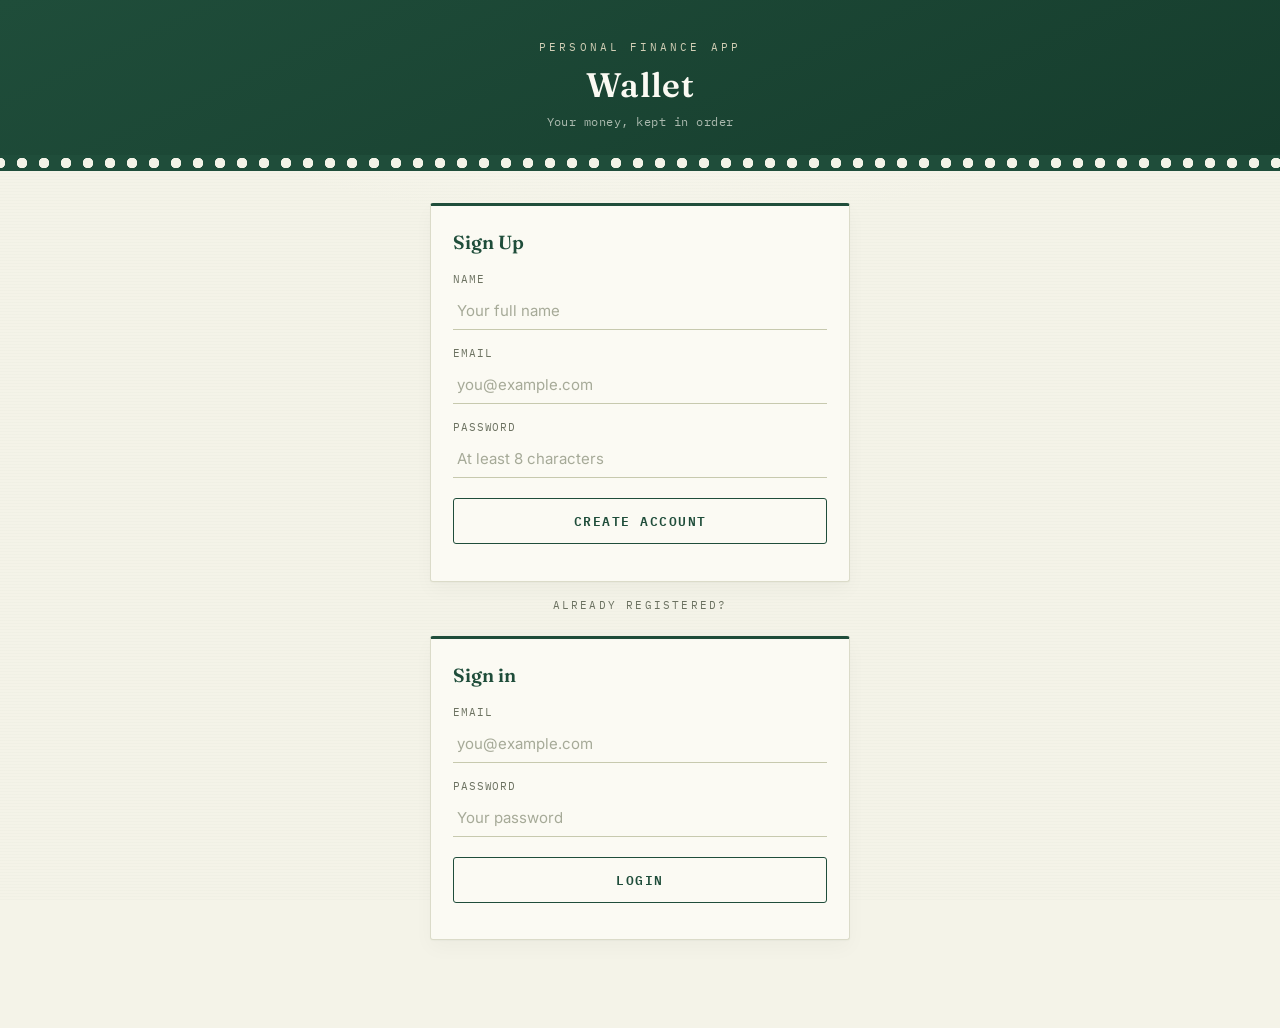
<file: frontend/index.html>
<!doctype html>
<html lang="en">
  <head>
    <meta charset="UTF-8" />
    <meta name="viewport" content="width=device-width, initial-scale=1.0" />
    <title>Wallet — Sign in to your ledger</title>
    <link rel="stylesheet" href="styles.css" />
  </head>
  <body>
    <div class="masthead">
      <span class="eyebrow">Personal Finance App</span>
      <h1>Wallet</h1>
      <div class="sub">Your money, kept in order</div>
    </div>
    <div class="perforation"></div>

    <div class="auth-wrap">
      <div class="card">
        <h2>Sign Up</h2>
        <form id="signup-form">
          <label>
            Name
            <input
              type="text"
              id="signup-name"
              placeholder="Your full name"
              required
            />
          </label>
          <label>
            Email
            <input
              type="email"
              id="signup-email"
              placeholder="you@example.com"
              required
            />
          </label>
          <label>
            Password
            <input
              type="password"
              id="signup-password"
              placeholder="At least 8 characters"
              required
            />
          </label>
          <button type="submit">Create account</button>
        </form>
        <p id="signup-message" class="message"></p>
      </div>

      <div class="divider-label">Already registered?</div>

      <div class="card">
        <h2>Sign in</h2>
        <form id="login-form">
          <label>
            Email
            <input
              type="email"
              id="login-email"
              placeholder="you@example.com"
              required
            />
          </label>
          <label>
            Password
            <input
              type="password"
              id="login-password"
              placeholder="Your password"
              required
            />
          </label>
          <button type="submit">Login</button>
        </form>
        <p id="login-message" class="message"></p>
      </div>
    </div>

    <script>
      const API_BASE = "https://wallet-backend-op4d.onrender.com";

      // --- SIGNUP ---
      const signupForm = document.getElementById("signup-form");
      const signupMsg = document.getElementById("signup-message");

      signupForm.addEventListener("submit", async (e) => {
        e.preventDefault();
        signupMsg.textContent = "";

        const body = {
          name: document.getElementById("signup-name").value.trim(),
          email: document.getElementById("signup-email").value.trim(),
          password: document.getElementById("signup-password").value,
        };

        try {
          const res = await fetch(`${API_BASE}/auth/signup`, {
            method: "POST",
            headers: { "Content-Type": "application/json" },
            body: JSON.stringify(body),
          });

          const data = await res.json();

          if (res.ok) {
            signupMsg.textContent = "Signup successful! You can log in now.";
            signupMsg.classList.remove("error");
            signupMsg.classList.add("success");
            signupForm.reset();
          } else {
            signupMsg.textContent = data.detail || "Signup failed";
            signupMsg.classList.remove("success");
            signupMsg.classList.add("error");
          }
        } catch (err) {
          signupMsg.textContent = "Network error. Is backend running?";
          signupMsg.classList.remove("success");
          signupMsg.classList.add("error");
        }
      });

      // --- LOGIN ---
      const loginForm = document.getElementById("login-form");
      const loginMsg = document.getElementById("login-message");

      loginForm.addEventListener("submit", async (e) => {
        e.preventDefault();
        loginMsg.textContent = "";

        const email = document.getElementById("login-email").value.trim();
        const password = document.getElementById("login-password").value;

        // OAuth2PasswordRequestForm expects form-data:
        // username = email, password = password
        const formData = new URLSearchParams();
        formData.append("username", email); // <-- email goes here
        formData.append("password", password);

        try {
          const res = await fetch(`${API_BASE}/auth/login`, {
            method: "POST",
            headers: { "Content-Type": "application/x-www-form-urlencoded" },
            body: formData.toString(),
          });

          const data = await res.json();

          if (res.ok) {
            // Save token and go to dashboard
            localStorage.setItem("access_token", data.access_token);
            window.location.href = "dashboard.html";
          } else {
            loginMsg.textContent = data.detail || "Login failed";
            loginMsg.classList.remove("success");
            loginMsg.classList.add("error");
          }
        } catch (err) {
          loginMsg.textContent = "Network error. Is backend running?";
          loginMsg.classList.remove("success");
          loginMsg.classList.add("error");
        }
      });
    </script>
  </body>
</html>
</file>
<file: frontend/styles.css>
/* ===========================================================
   Wallet — "Passbook" ledger design system
   =========================================================== */

@import url("https://fonts.googleapis.com/css2?family=Fraunces:opsz,wght@9..144,400;9..144,600;9..144,700&family=IBM+Plex+Mono:wght@400;500;600&family=Inter:wght@400;500;600;700&display=swap");

:root {
  --paper: #f4f3e8;
  --paper-raised: #fbfaf3;
  --stripe: #e8eee1;
  --ink: #1f4d3a;
  --ink-soft: #3a6552;
  --ink-tint: #e4ebe3;
  --brass: #a8792c;
  --brass-tint: #f1e6cc;
  --rust: #9b3a2c;
  --rust-tint: #f3e0db;
  --success: #2f6f4e;
  --line: #c7c9ae;
  --line-soft: #dbdbc9;
  --text: #232821;
  --text-muted: #6c7261;

  --font-display: "Fraunces", serif;
  --font-mono: "IBM Plex Mono", monospace;
  --font-body: "Inter", sans-serif;

  --radius: 3px;
}

* {
  box-sizing: border-box;
}

body {
  font-family: var(--font-body);
  background:
    radial-gradient(1200px 600px at 50% -10%, #fffef9 0%, var(--paper) 55%),
    var(--paper);
  color: var(--text);
  margin: 0;
  padding: 0;
  -webkit-font-smoothing: antialiased;
}

/* subtle paper grain via layered gradient noise */
body::before {
  content: "";
  position: fixed;
  inset: 0;
  pointer-events: none;
  background-image: repeating-linear-gradient(
    0deg,
    rgba(31, 77, 58, 0.015) 0px,
    rgba(31, 77, 58, 0.015) 1px,
    transparent 1px,
    transparent 3px
  );
  z-index: 0;
}

.container {
  max-width: 900px;
  margin: 0 auto;
  padding: 0 20px 64px;
  position: relative;
  z-index: 1;
}

/* ---------- Passbook cover / masthead ---------- */

h1 {
  text-align: center;
  margin: 0;
}

.masthead {
  background: linear-gradient(155deg, var(--ink) 0%, #163d2d 100%);
  color: var(--paper-raised);
  margin: 0;
  padding: 40px 20px 26px;
  width: 100%;
  box-sizing: border-box;
  text-align: center;
  position: relative;
}

.masthead .eyebrow {
  font-family: var(--font-mono);
  font-size: 11px;
  letter-spacing: 0.28em;
  text-transform: uppercase;
  color: var(--brass-tint);
  opacity: 0.85;
  display: block;
  margin-bottom: 10px;
}

.masthead h1 {
  font-family: var(--font-display);
  font-weight: 600;
  font-size: 34px;
  letter-spacing: 0.01em;
  margin: 0;
}

.masthead .sub {
  font-family: var(--font-mono);
  font-size: 12px;
  color: rgba(251, 250, 243, 0.65);
  margin-top: 8px;
  letter-spacing: 0.04em;
}

/* perforation strip — signature detail separating the "cover" from the pages */
.perforation {
  height: 16px;
  margin: 0 0 32px;
  width: 100%;
  box-sizing: border-box;
  background-image: radial-gradient(
    circle,
    var(--paper) 5px,
    transparent 5.5px
  );
  background-size: 22px 22px;
  background-position: 11px center;
  background-color: var(--ink);
  position: relative;
}

/* ---------- Header (dashboard) ---------- */

.header {
  display: flex;
  justify-content: space-between;
  align-items: center;
  gap: 12px;
  flex-wrap: wrap;
  background: linear-gradient(155deg, var(--ink) 0%, #163d2d 100%);
  color: var(--paper-raised);
  margin: 0;
  padding: 26px 20px;
  width: 100%;
  box-sizing: border-box;
}

.header h1 {
  font-family: var(--font-display);
  font-weight: 600;
  font-size: 26px;
  text-align: left;
  letter-spacing: 0.01em;
  min-width: 0;
  overflow: hidden;
  text-overflow: ellipsis;
  white-space: nowrap;
  flex: 1 1 auto;
}

.header #logout-btn {
  flex-shrink: 0;
}

.header h1::before {
  content: "Ledger — ";
  font-family: var(--font-mono);
  font-size: 11px;
  letter-spacing: 0.2em;
  text-transform: uppercase;
  color: var(--brass-tint);
  display: block;
  opacity: 0.8;
  margin-bottom: 6px;
}

/* ---------- Ledger pages (cards) ---------- */

.card {
  background: var(--paper-raised);
  border: 1px solid var(--line-soft);
  border-top: 3px solid var(--ink);
  border-radius: var(--radius);
  padding: 24px 22px;
  margin-bottom: 22px;
  box-shadow:
    0 1px 2px rgba(35, 40, 33, 0.04),
    0 8px 20px rgba(35, 40, 33, 0.03);
  position: relative;
}

.card h2 {
  font-family: var(--font-display);
  font-weight: 600;
  font-size: 19px;
  margin: 0 0 18px;
  color: var(--ink);
  display: flex;
  align-items: baseline;
  gap: 10px;
}

/* ---------- Forms ---------- */

form {
  display: flex;
  flex-direction: column;
  gap: 16px;
}

label {
  display: flex;
  flex-direction: column;
  font-family: var(--font-mono);
  font-size: 11px;
  letter-spacing: 0.08em;
  text-transform: uppercase;
  color: var(--text-muted);
  gap: 6px;
}

input,
select {
  font-family: var(--font-body);
  margin-top: 0;
  padding: 9px 4px;
  border-radius: 0;
  border: none;
  border-bottom: 1.5px solid var(--line);
  background: transparent;
  font-size: 15px;
  color: var(--text);
  transition: border-color 0.15s ease;
}

input[type="number"],
input[type="date"] {
  font-family: var(--font-mono);
}

input:focus,
select:focus {
  outline: none;
  border-bottom-color: var(--ink);
}

input::placeholder {
  color: #a6aa98;
  font-family: var(--font-body);
}

select {
  cursor: pointer;
}

/* ---------- Buttons — "rubber stamp" signature ---------- */

button {
  font-family: var(--font-mono);
  padding: 11px 18px;
  border-radius: 3px;
  border: 1.5px solid var(--ink);
  background: transparent;
  color: var(--ink);
  font-size: 12.5px;
  font-weight: 600;
  letter-spacing: 0.12em;
  text-transform: uppercase;
  cursor: pointer;
  margin-top: 4px;
  transition:
    transform 0.12s ease,
    background 0.15s ease,
    color 0.15s ease,
    box-shadow 0.15s ease;
}

button:hover {
  background: var(--ink);
  color: var(--paper-raised);
  transform: rotate(-0.6deg);
}

button:active {
  transform: rotate(-0.6deg) scale(0.98);
}

button.secondary {
  border-color: var(--brass);
  color: var(--brass);
}

button.secondary:hover {
  background: var(--brass);
  color: var(--paper-raised);
}

button.danger {
  border-color: var(--rust);
  color: var(--rust);
}

button.danger:hover {
  background: var(--rust);
  color: var(--paper-raised);
}

button.small {
  padding: 5px 9px;
  font-size: 10.5px;
  margin-top: 0;
}

.grid {
  display: grid;
  grid-template-columns: repeat(auto-fit, minmax(180px, 1fr));
  gap: 16px 20px;
  align-items: end;
}

.full-width {
  grid-column: 1 / -1;
}

/* ---------- Messages ---------- */

.message {
  font-family: var(--font-mono);
  font-size: 12.5px;
  margin-top: 10px;
  letter-spacing: 0.01em;
}

.message.success {
  color: var(--success);
}

.message.success::before {
  content: "✓ ";
}

.message.error {
  color: var(--rust);
}

.message.error::before {
  content: "✕ ";
}

/* ---------- Tables — passbook entry rows ---------- */

table {
  width: 100%;
  border-collapse: collapse;
  font-size: 13.5px;
  margin-top: 4px;
  font-family: var(--font-mono);
}

th,
td {
  padding: 10px 8px;
  border-bottom: 1px solid var(--line-soft);
  text-align: left;
}

th {
  background: var(--ink);
  color: var(--paper-raised);
  font-weight: 500;
  font-size: 10.5px;
  letter-spacing: 0.1em;
  text-transform: uppercase;
}

th:first-child {
  border-top-left-radius: 2px;
}
th:last-child {
  border-top-right-radius: 2px;
}

tbody tr:nth-child(even) {
  background: var(--stripe);
}

tbody tr:hover {
  background: var(--ink-tint);
}

/* ---------- Summary card — key figures ---------- */

#summary-card p {
  font-family: var(--font-mono);
  font-size: 15px;
  display: flex;
  justify-content: space-between;
  padding: 10px 0;
  margin: 0;
  border-bottom: 1px dashed var(--line);
}

#summary-card p:last-child {
  border-bottom: none;
  font-size: 18px;
  color: var(--ink);
  font-weight: 600;
}

#summary-card strong {
  font-family: var(--font-body);
  font-weight: 500;
  color: var(--text-muted);
  text-transform: uppercase;
  font-size: 11px;
  letter-spacing: 0.08em;
  align-self: center;
}

#total-expenses {
  color: var(--rust);
}
#total-income {
  color: var(--success);
}

/* ---------- Auth pages (index.html) ---------- */

.auth-wrap {
  max-width: 460px;
  margin: 0 auto;
  padding: 0 20px 64px;
}

.auth-wrap .card {
  margin-bottom: 24px;
}

.divider-label {
  text-align: center;
  font-family: var(--font-mono);
  font-size: 11px;
  letter-spacing: 0.2em;
  text-transform: uppercase;
  color: var(--text-muted);
  margin: -8px 0 24px;
}

/* ---------- Chart wrappers ---------- */

#chart-wrapper,
.card canvas {
  filter: none;
}

/* ---------- Responsive ---------- */

@media (max-width: 600px) {
  .masthead h1 {
    font-size: 27px;
  }
  .header {
    flex-direction: row;
    padding: 20px 16px;
  }
  .header h1 {
    font-size: 20px;
  }
  .card {
    padding: 18px 16px;
  }
  table {
    font-size: 12px;
  }
  th,
  td {
    padding: 8px 5px;
  }
}

/* ---------- Accessibility: visible focus ---------- */

button:focus-visible,
input:focus-visible,
select:focus-visible {
  outline: 2px solid var(--brass);
  outline-offset: 2px;
}

@media (prefers-reduced-motion: reduce) {
  * {
    transition: none !important;
    animation: none !important;
  }
  button:hover {
    transform: none;
  }
}
</file>
